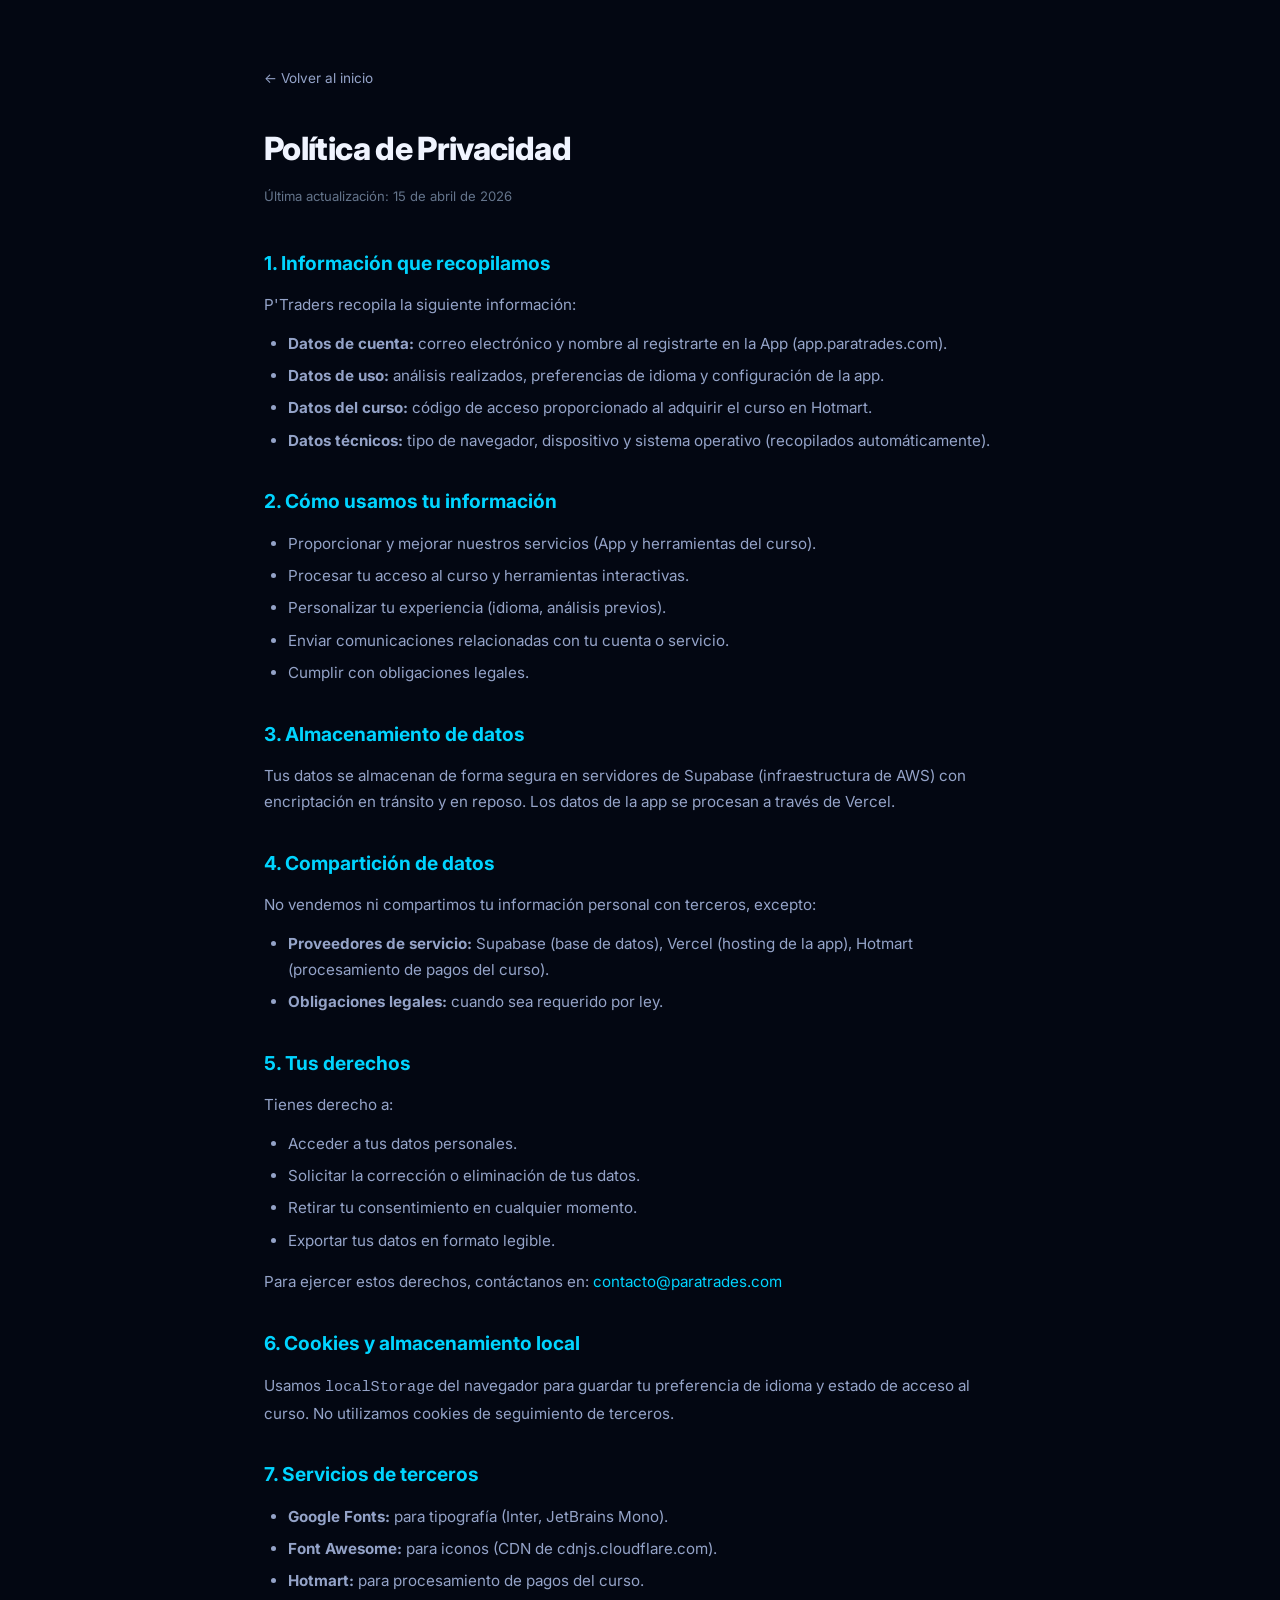
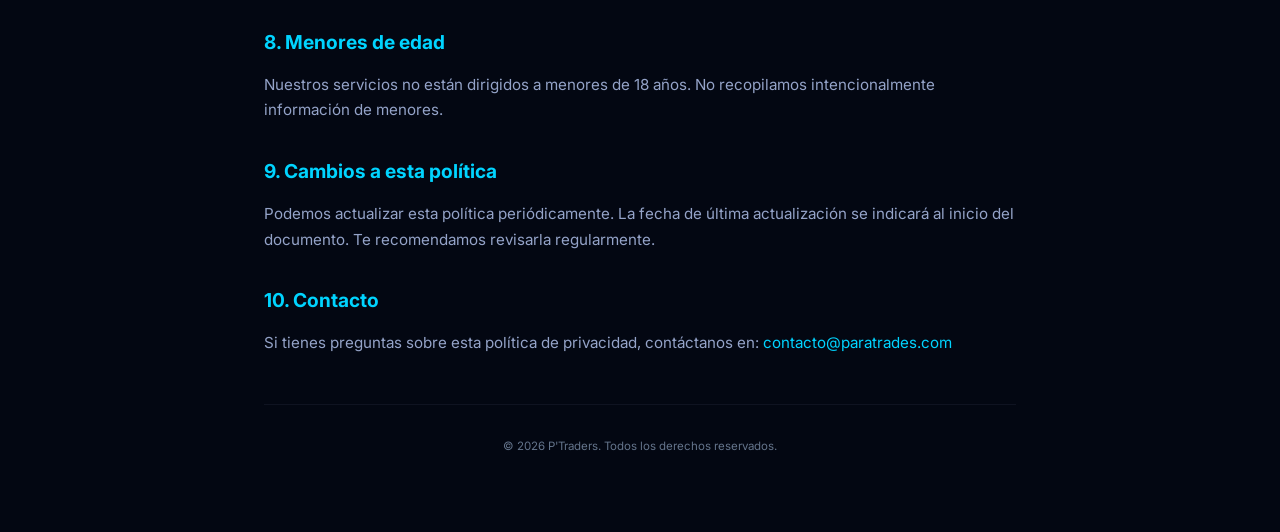
<file: privacy.html>
<!DOCTYPE html>
<html lang="es">
<head>
  <meta charset="UTF-8" />
  <meta name="viewport" content="width=device-width, initial-scale=1.0" />
  <title>Política de Privacidad — P'Traders</title>
  <meta name="description" content="Política de privacidad de P'Traders. Cómo recopilamos, usamos y protegemos tu información personal." />
  <link rel="canonical" href="https://www.paratrades.com/privacy.html" />
  <link rel="icon" type="image/svg+xml" href="logo.svg" />
  <link rel="preconnect" href="https://fonts.googleapis.com" />
  <link rel="preconnect" href="https://fonts.gstatic.com" crossorigin />
  <link href="https://fonts.googleapis.com/css2?family=Inter:wght@400;500;600;700;800&display=swap" rel="stylesheet" />
  <style>
    *, *::before, *::after { box-sizing: border-box; margin: 0; padding: 0; }
    html { scroll-behavior: smooth; }
    body { font-family: 'Inter', -apple-system, sans-serif; background: #030712; color: #f0f4ff; line-height: 1.7; min-height: 100vh; }
    a { color: #00d4ff; text-decoration: none; }
    a:hover { text-decoration: underline; }
    .container { max-width: 800px; margin: 0 auto; padding: 4rem 1.5rem; }
    .back-link { display: inline-flex; align-items: center; gap: 0.4rem; font-size: 0.85rem; color: #94a3c8; margin-bottom: 2rem; }
    .back-link:hover { color: #00d4ff; text-decoration: none; }
    h1 { font-size: 2rem; font-weight: 800; margin-bottom: 0.5rem; letter-spacing: -0.02em; }
    .updated { font-size: 0.82rem; color: #64748b; margin-bottom: 2.5rem; }
    h2 { font-size: 1.2rem; font-weight: 700; margin: 2rem 0 0.8rem; color: #00d4ff; }
    p, li { font-size: 0.95rem; color: #94a3c8; margin-bottom: 0.8rem; }
    ul { padding-left: 1.5rem; margin-bottom: 1rem; }
    li { margin-bottom: 0.4rem; }
    .footer-legal { text-align: center; font-size: 0.72rem; color: #64748b; border-top: 1px solid rgba(148,163,200,0.08); padding-top: 2rem; margin-top: 3rem; }
  </style>
</head>
<body>
  <div class="container">
    <a href="/" class="back-link">&larr; Volver al inicio</a>
    <h1>Política de Privacidad</h1>
    <p class="updated">Última actualización: 15 de abril de 2026</p>

    <h2>1. Información que recopilamos</h2>
    <p>P'Traders recopila la siguiente información:</p>
    <ul>
      <li><strong>Datos de cuenta:</strong> correo electrónico y nombre al registrarte en la App (app.paratrades.com).</li>
      <li><strong>Datos de uso:</strong> análisis realizados, preferencias de idioma y configuración de la app.</li>
      <li><strong>Datos del curso:</strong> código de acceso proporcionado al adquirir el curso en Hotmart.</li>
      <li><strong>Datos técnicos:</strong> tipo de navegador, dispositivo y sistema operativo (recopilados automáticamente).</li>
    </ul>

    <h2>2. Cómo usamos tu información</h2>
    <ul>
      <li>Proporcionar y mejorar nuestros servicios (App y herramientas del curso).</li>
      <li>Procesar tu acceso al curso y herramientas interactivas.</li>
      <li>Personalizar tu experiencia (idioma, análisis previos).</li>
      <li>Enviar comunicaciones relacionadas con tu cuenta o servicio.</li>
      <li>Cumplir con obligaciones legales.</li>
    </ul>

    <h2>3. Almacenamiento de datos</h2>
    <p>Tus datos se almacenan de forma segura en servidores de Supabase (infraestructura de AWS) con encriptación en tránsito y en reposo. Los datos de la app se procesan a través de Vercel.</p>

    <h2>4. Compartición de datos</h2>
    <p>No vendemos ni compartimos tu información personal con terceros, excepto:</p>
    <ul>
      <li><strong>Proveedores de servicio:</strong> Supabase (base de datos), Vercel (hosting de la app), Hotmart (procesamiento de pagos del curso).</li>
      <li><strong>Obligaciones legales:</strong> cuando sea requerido por ley.</li>
    </ul>

    <h2>5. Tus derechos</h2>
    <p>Tienes derecho a:</p>
    <ul>
      <li>Acceder a tus datos personales.</li>
      <li>Solicitar la corrección o eliminación de tus datos.</li>
      <li>Retirar tu consentimiento en cualquier momento.</li>
      <li>Exportar tus datos en formato legible.</li>
    </ul>
    <p>Para ejercer estos derechos, contáctanos en: <a href="mailto:contacto@paratrades.com">contacto@paratrades.com</a></p>

    <h2>6. Cookies y almacenamiento local</h2>
    <p>Usamos <code>localStorage</code> del navegador para guardar tu preferencia de idioma y estado de acceso al curso. No utilizamos cookies de seguimiento de terceros.</p>

    <h2>7. Servicios de terceros</h2>
    <ul>
      <li><strong>Google Fonts:</strong> para tipografía (Inter, JetBrains Mono).</li>
      <li><strong>Font Awesome:</strong> para iconos (CDN de cdnjs.cloudflare.com).</li>
      <li><strong>Hotmart:</strong> para procesamiento de pagos del curso.</li>
    </ul>

    <h2>8. Menores de edad</h2>
    <p>Nuestros servicios no están dirigidos a menores de 18 años. No recopilamos intencionalmente información de menores.</p>

    <h2>9. Cambios a esta política</h2>
    <p>Podemos actualizar esta política periódicamente. La fecha de última actualización se indicará al inicio del documento. Te recomendamos revisarla regularmente.</p>

    <h2>10. Contacto</h2>
    <p>Si tienes preguntas sobre esta política de privacidad, contáctanos en: <a href="mailto:contacto@paratrades.com">contacto@paratrades.com</a></p>

    <p class="footer-legal">© 2026 P'Traders. Todos los derechos reservados.</p>
  </div>
</body>
</html>
</file>
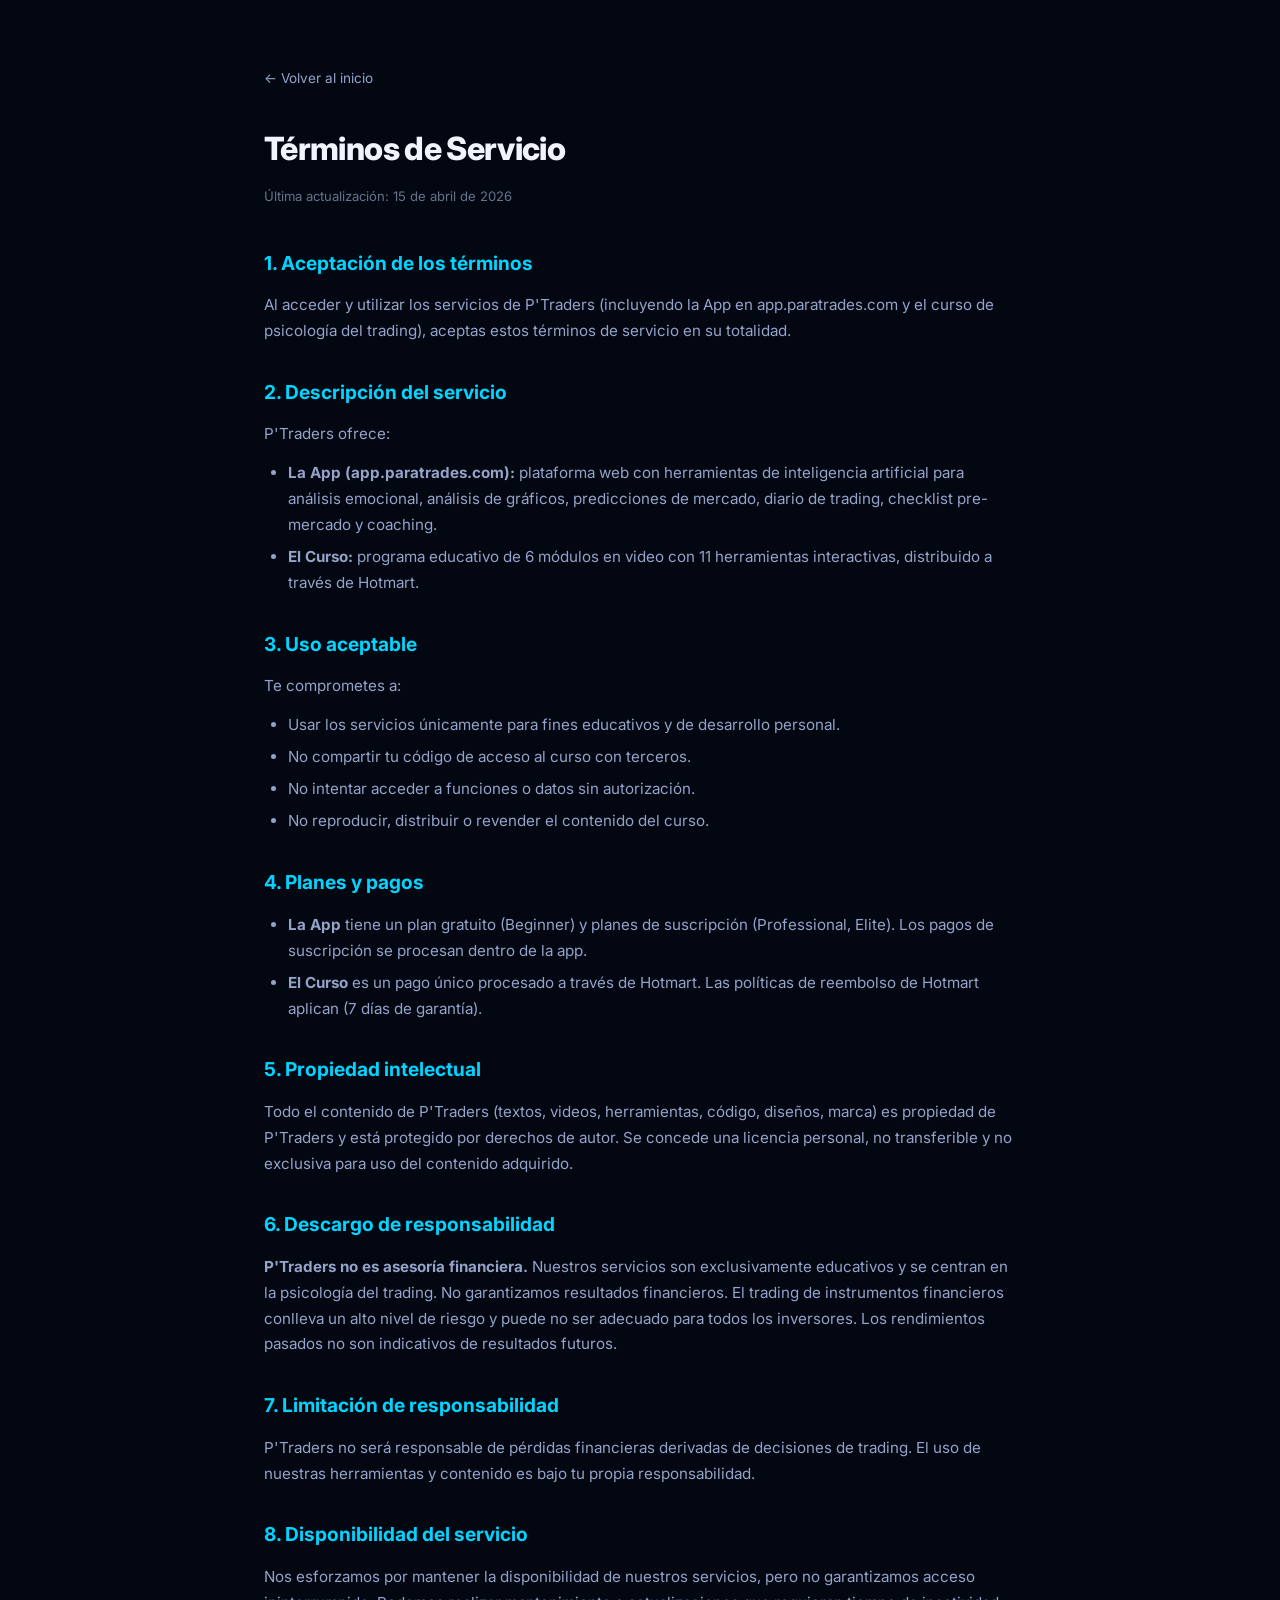
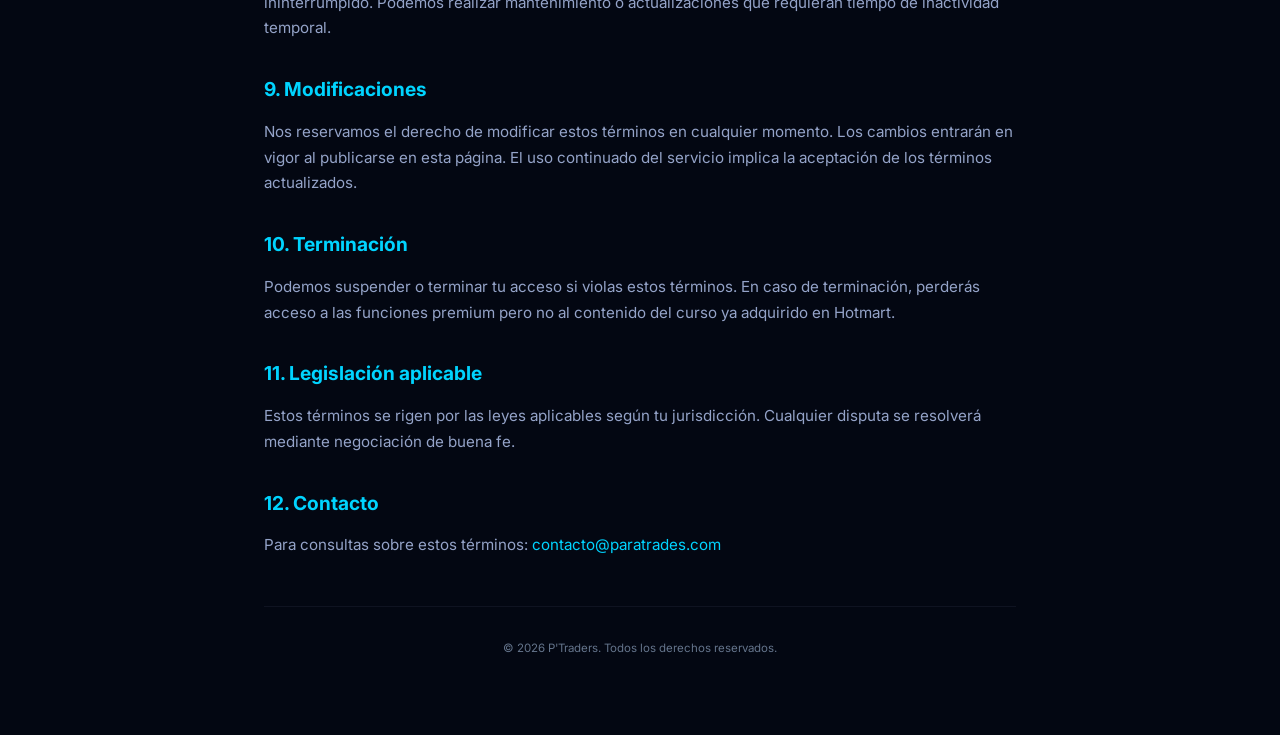
<file: terms.html>
<!DOCTYPE html>
<html lang="es">
<head>
  <meta charset="UTF-8" />
  <meta name="viewport" content="width=device-width, initial-scale=1.0" />
  <title>Términos de Servicio — P'Traders</title>
  <meta name="description" content="Términos y condiciones de uso de P'Traders. Lee antes de usar nuestros servicios." />
  <link rel="canonical" href="https://www.paratrades.com/terms.html" />
  <link rel="icon" type="image/svg+xml" href="logo.svg" />
  <link rel="preconnect" href="https://fonts.googleapis.com" />
  <link rel="preconnect" href="https://fonts.gstatic.com" crossorigin />
  <link href="https://fonts.googleapis.com/css2?family=Inter:wght@400;500;600;700;800&display=swap" rel="stylesheet" />
  <style>
    *, *::before, *::after { box-sizing: border-box; margin: 0; padding: 0; }
    html { scroll-behavior: smooth; }
    body { font-family: 'Inter', -apple-system, sans-serif; background: #030712; color: #f0f4ff; line-height: 1.7; min-height: 100vh; }
    a { color: #00d4ff; text-decoration: none; }
    a:hover { text-decoration: underline; }
    .container { max-width: 800px; margin: 0 auto; padding: 4rem 1.5rem; }
    .back-link { display: inline-flex; align-items: center; gap: 0.4rem; font-size: 0.85rem; color: #94a3c8; margin-bottom: 2rem; }
    .back-link:hover { color: #00d4ff; text-decoration: none; }
    h1 { font-size: 2rem; font-weight: 800; margin-bottom: 0.5rem; letter-spacing: -0.02em; }
    .updated { font-size: 0.82rem; color: #64748b; margin-bottom: 2.5rem; }
    h2 { font-size: 1.2rem; font-weight: 700; margin: 2rem 0 0.8rem; color: #00d4ff; }
    p, li { font-size: 0.95rem; color: #94a3c8; margin-bottom: 0.8rem; }
    ul { padding-left: 1.5rem; margin-bottom: 1rem; }
    li { margin-bottom: 0.4rem; }
    .footer-legal { text-align: center; font-size: 0.72rem; color: #64748b; border-top: 1px solid rgba(148,163,200,0.08); padding-top: 2rem; margin-top: 3rem; }
  </style>
</head>
<body>
  <div class="container">
    <a href="/" class="back-link">&larr; Volver al inicio</a>
    <h1>Términos de Servicio</h1>
    <p class="updated">Última actualización: 15 de abril de 2026</p>

    <h2>1. Aceptación de los términos</h2>
    <p>Al acceder y utilizar los servicios de P'Traders (incluyendo la App en app.paratrades.com y el curso de psicología del trading), aceptas estos términos de servicio en su totalidad.</p>

    <h2>2. Descripción del servicio</h2>
    <p>P'Traders ofrece:</p>
    <ul>
      <li><strong>La App (app.paratrades.com):</strong> plataforma web con herramientas de inteligencia artificial para análisis emocional, análisis de gráficos, predicciones de mercado, diario de trading, checklist pre-mercado y coaching.</li>
      <li><strong>El Curso:</strong> programa educativo de 6 módulos en video con 11 herramientas interactivas, distribuido a través de Hotmart.</li>
    </ul>

    <h2>3. Uso aceptable</h2>
    <p>Te comprometes a:</p>
    <ul>
      <li>Usar los servicios únicamente para fines educativos y de desarrollo personal.</li>
      <li>No compartir tu código de acceso al curso con terceros.</li>
      <li>No intentar acceder a funciones o datos sin autorización.</li>
      <li>No reproducir, distribuir o revender el contenido del curso.</li>
    </ul>

    <h2>4. Planes y pagos</h2>
    <ul>
      <li><strong>La App</strong> tiene un plan gratuito (Beginner) y planes de suscripción (Professional, Elite). Los pagos de suscripción se procesan dentro de la app.</li>
      <li><strong>El Curso</strong> es un pago único procesado a través de Hotmart. Las políticas de reembolso de Hotmart aplican (7 días de garantía).</li>
    </ul>

    <h2>5. Propiedad intelectual</h2>
    <p>Todo el contenido de P'Traders (textos, videos, herramientas, código, diseños, marca) es propiedad de P'Traders y está protegido por derechos de autor. Se concede una licencia personal, no transferible y no exclusiva para uso del contenido adquirido.</p>

    <h2>6. Descargo de responsabilidad</h2>
    <p><strong>P'Traders no es asesoría financiera.</strong> Nuestros servicios son exclusivamente educativos y se centran en la psicología del trading. No garantizamos resultados financieros. El trading de instrumentos financieros conlleva un alto nivel de riesgo y puede no ser adecuado para todos los inversores. Los rendimientos pasados no son indicativos de resultados futuros.</p>

    <h2>7. Limitación de responsabilidad</h2>
    <p>P'Traders no será responsable de pérdidas financieras derivadas de decisiones de trading. El uso de nuestras herramientas y contenido es bajo tu propia responsabilidad.</p>

    <h2>8. Disponibilidad del servicio</h2>
    <p>Nos esforzamos por mantener la disponibilidad de nuestros servicios, pero no garantizamos acceso ininterrumpido. Podemos realizar mantenimiento o actualizaciones que requieran tiempo de inactividad temporal.</p>

    <h2>9. Modificaciones</h2>
    <p>Nos reservamos el derecho de modificar estos términos en cualquier momento. Los cambios entrarán en vigor al publicarse en esta página. El uso continuado del servicio implica la aceptación de los términos actualizados.</p>

    <h2>10. Terminación</h2>
    <p>Podemos suspender o terminar tu acceso si violas estos términos. En caso de terminación, perderás acceso a las funciones premium pero no al contenido del curso ya adquirido en Hotmart.</p>

    <h2>11. Legislación aplicable</h2>
    <p>Estos términos se rigen por las leyes aplicables según tu jurisdicción. Cualquier disputa se resolverá mediante negociación de buena fe.</p>

    <h2>12. Contacto</h2>
    <p>Para consultas sobre estos términos: <a href="mailto:contacto@paratrades.com">contacto@paratrades.com</a></p>

    <p class="footer-legal">© 2026 P'Traders. Todos los derechos reservados.</p>
  </div>
</body>
</html>
</file>
